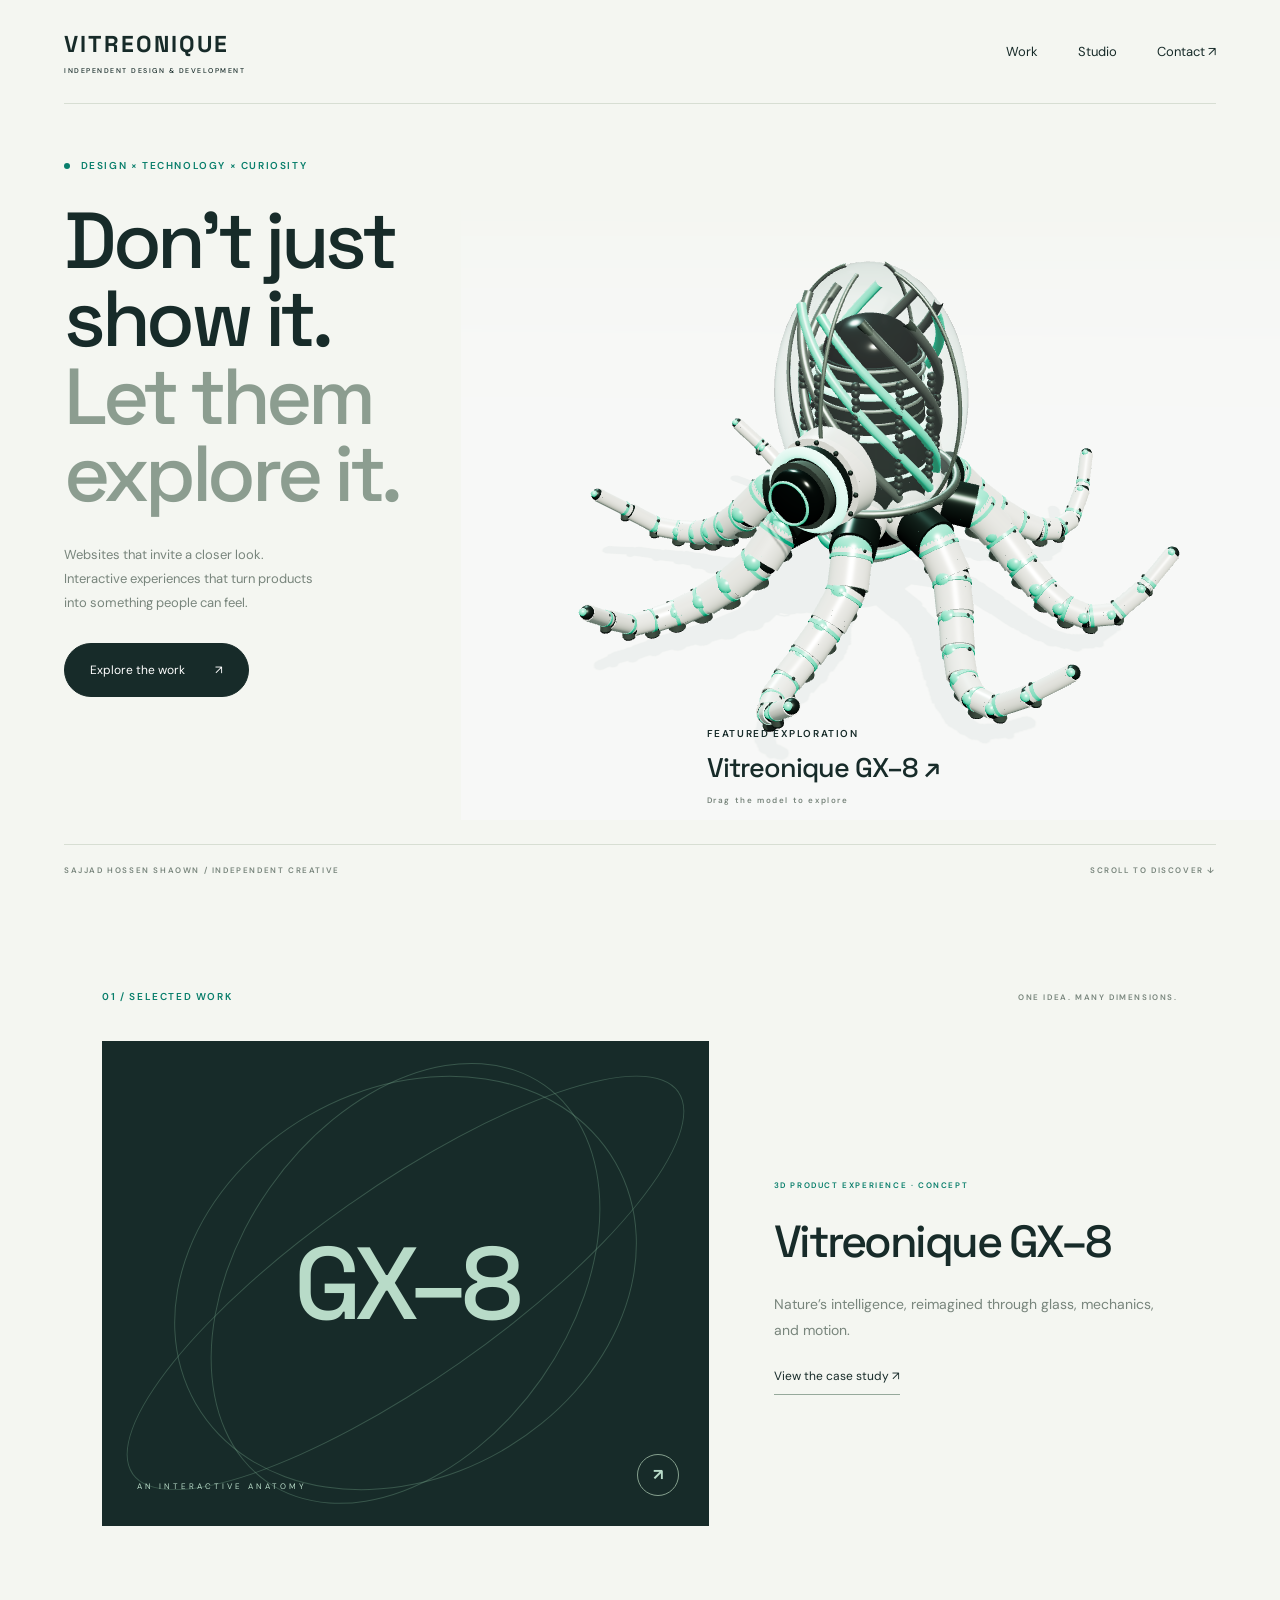
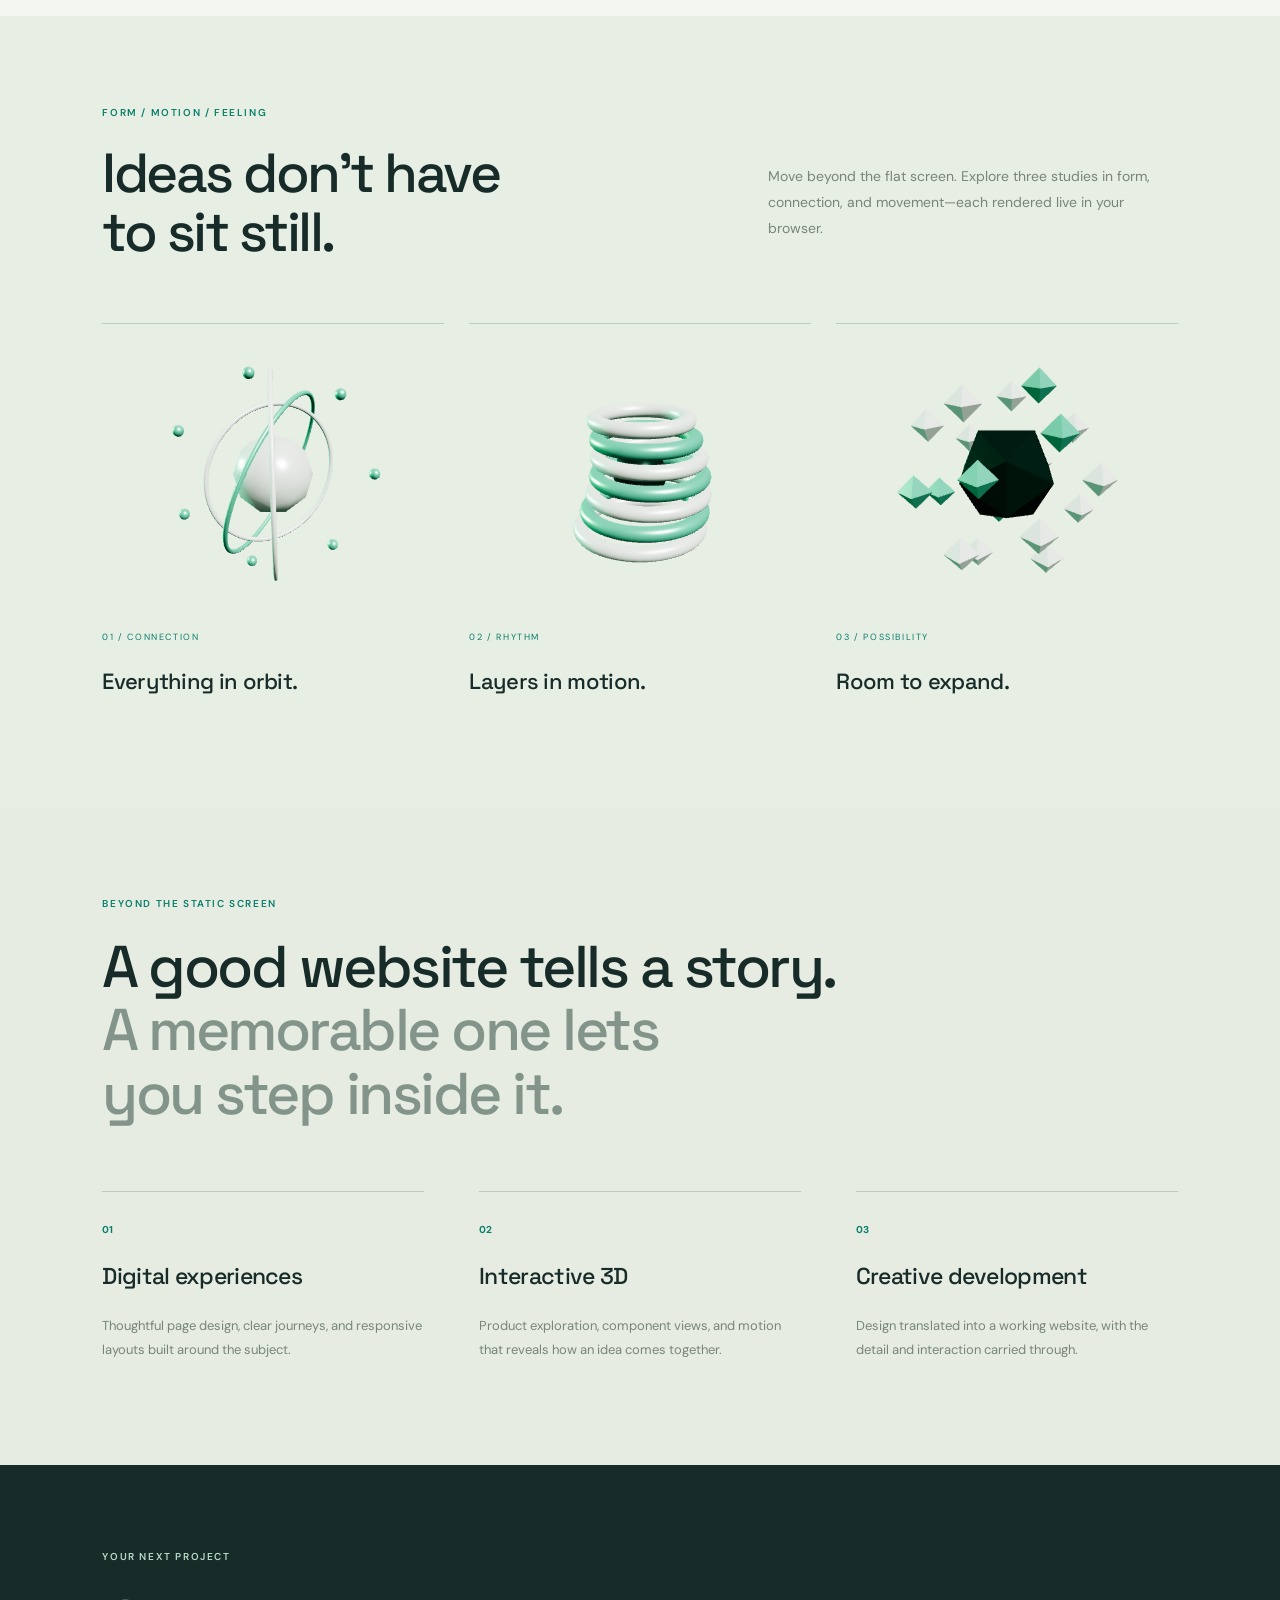
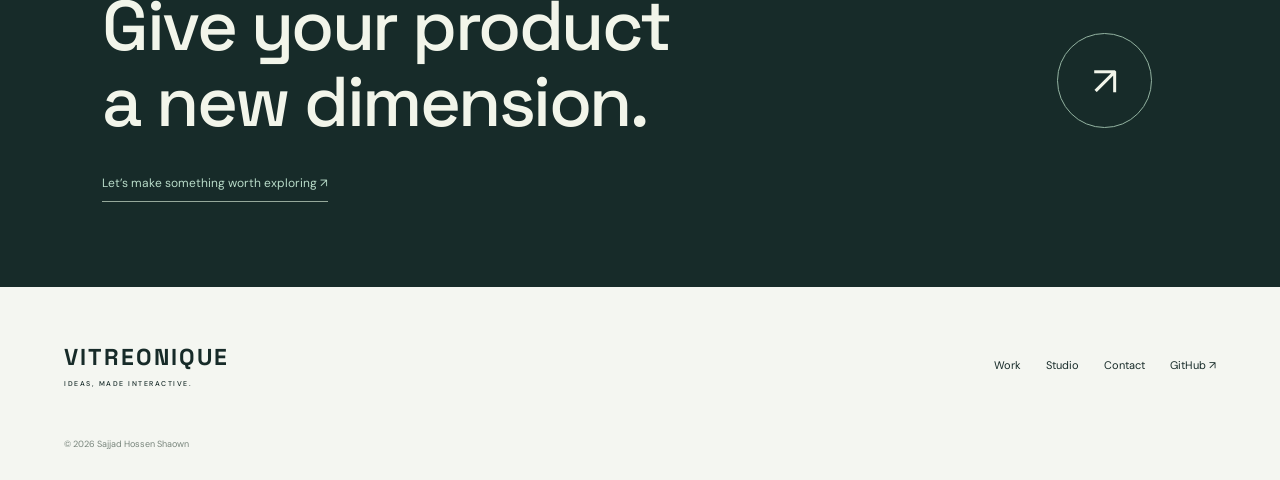
<file: site/index.html>
<!doctype html><html lang="en"><head><meta charset="utf-8"><meta name="viewport" content="width=device-width,initial-scale=1"><title>Interactive experiences & digital design — Sajjad Hossen Shaown</title><meta name="description" content="Independent design and development portfolio. Explore Vitreonique GX-8, an interactive 3D product concept, and the thinking behind it."><meta name="theme-color" content="#172b29"><link rel="stylesheet" href="portfolio.css"></head><body><header class="site-nav"><a class="wordmark" href="index.html">VITREONIQUE<span>INDEPENDENT DESIGN & DEVELOPMENT</span></a><nav aria-label="Main navigation"><a class="" href="work.html">Work</a><a class="" href="studio.html">Studio</a><a class="" href="contact.html">Contact <span>↗</span></a></nav></header><main><section class="home-hero"><div class="hero-copy"><div class="kicker"><i></i> DESIGN × TECHNOLOGY × CURIOSITY</div><h1>Don’t just<br>show it.<br><em>Let them<br>explore it.</em></h1><p>Websites that invite a closer look.<br>Interactive experiences that turn products<br>into something people can feel.</p><a href="work.html" class="button dark">Explore the work <span>↗</span></a></div><div class="hero-object"><iframe src="experience.html?embed" title="Live interactive 3D glass octopus" loading="eager"></iframe><div class="object-caption"><span>FEATURED EXPLORATION</span><a href="project.html">Vitreonique GX–8 ↗</a><small>Drag the model to explore</small></div></div><div class="hero-bottom"><span>SAJJAD HOSSEN SHAOWN / INDEPENDENT CREATIVE</span><a href="#selected">SCROLL TO DISCOVER ↓</a></div></section><section class="selected section" id="selected"><div class="section-top"><div class="kicker">01 / SELECTED WORK</div><span>ONE IDEA. MANY DIMENSIONS.</span></div><a class="project-feature" href="project.html"><div class="project-art"><div class="orbit o1"></div><div class="orbit o2"></div><div class="orbit o3"></div><span class="art-gx">GX–8</span><span class="art-small">AN INTERACTIVE ANATOMY</span><b class="project-arrow">↗</b></div><div class="project-summary"><span class="tag">3D PRODUCT EXPERIENCE · CONCEPT</span><h2>Vitreonique GX–8</h2><p>Nature’s intelligence, reimagined through glass, mechanics, and motion.</p><span class="text-link">View the case study ↗</span></div></a></section><section class="dimension-section section"><div class="dimension-copy"><div class="kicker">FORM / MOTION / FEELING</div><h2>Ideas don’t have<br>to sit still.</h2><p>Move beyond the flat screen. Explore three studies in form, connection, and movement—each rendered live in your browser.</p></div><div class="sculpture-grid"><article><div class="sculpture" data-sculpture="orbit" role="img" aria-label="Rotating orbital rings around a geometric core"></div><span>01 / CONNECTION</span><h3>Everything in orbit.</h3></article><article><div class="sculpture" data-sculpture="stack" role="img" aria-label="Animated stack of mint and pearl rings"></div><span>02 / RHYTHM</span><h3>Layers in motion.</h3></article><article><div class="sculpture" data-sculpture="burst" role="img" aria-label="Floating geometric pieces surrounding a dark core"></div><span>03 / POSSIBILITY</span><h3>Room to expand.</h3></article></div></section><section class="statement section"><div class="kicker">BEYOND THE STATIC SCREEN</div><h2>A good website tells a story.<br><span>A memorable one lets<br>you step inside it.</span></h2><div class="service-row"><article><b>01</b><h3>Digital experiences</h3><p>Thoughtful page design, clear journeys, and responsive layouts built around the subject.</p></article><article><b>02</b><h3>Interactive 3D</h3><p>Product exploration, component views, and motion that reveals how an idea comes together.</p></article><article><b>03</b><h3>Creative development</h3><p>Design translated into a working website, with the detail and interaction carried through.</p></article></div></section><section class="cta"><div class="kicker">YOUR NEXT PROJECT</div><h2>Give your product<br>a new dimension.</h2><a class="round-link" href="contact.html" aria-label="Start a project">↗</a><a href="contact.html" class="text-link">Let’s make something worth exploring ↗</a></section></main><footer><a class="wordmark" href="index.html">VITREONIQUE<span>IDEAS, MADE INTERACTIVE.</span></a><div><a href="work.html">Work</a><a href="studio.html">Studio</a><a href="contact.html">Contact</a><a href="https://github.com/shshaown" target="_blank" rel="noopener">GitHub ↗</a></div><small>© 2026 Sajjad Hossen Shaown</small></footer><script src="portfolio.js" defer></script><script type="module" src="sculptures.js"></script></body></html>
</file>
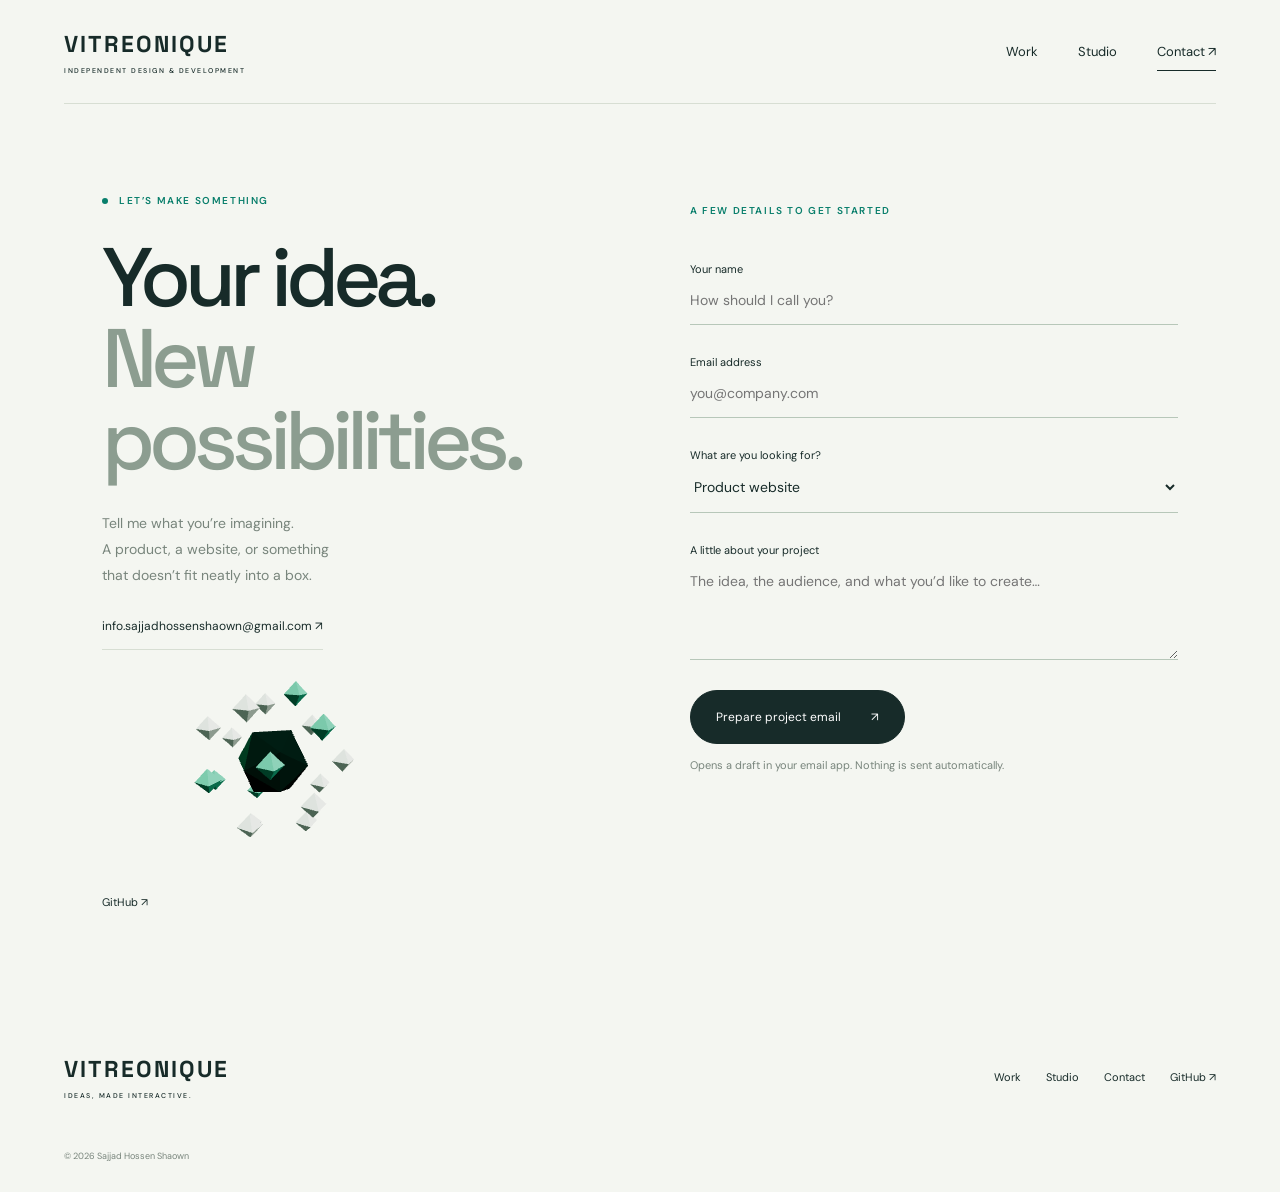
<file: site/contact.html>
<!doctype html><html lang="en"><head><meta charset="utf-8"><meta name="viewport" content="width=device-width,initial-scale=1"><title>Start a conversation — Sajjad Hossen Shaown</title><meta name="description" content="Independent design and development portfolio. Explore Vitreonique GX-8, an interactive 3D product concept, and the thinking behind it."><meta name="theme-color" content="#172b29"><link rel="stylesheet" href="portfolio.css"></head><body><header class="site-nav"><a class="wordmark" href="index.html">VITREONIQUE<span>INDEPENDENT DESIGN & DEVELOPMENT</span></a><nav aria-label="Main navigation"><a class="" href="work.html">Work</a><a class="" href="studio.html">Studio</a><a class="current" href="contact.html">Contact <span>↗</span></a></nav></header><main><section class="section contact-layout"><div><div class="kicker"><i></i> LET’S MAKE SOMETHING</div><h1>Your idea.<br><em>New<br>possibilities.</em></h1><p>Tell me what you’re imagining.<br>A product, a website, or something<br>that doesn’t fit neatly into a box.</p><a class="contact-email" href="mailto:info.sajjadhossenshaown@gmail.com">info.sajjadhossenshaown@gmail.com ↗</a><div class="sculpture contact-sculpture" data-sculpture="burst" role="img" aria-label="Animated geometric constellation"></div><div class="contact-social"><a href="https://github.com/shshaown" target="_blank" rel="noopener">GitHub ↗</a></div></div><form id="contact-form"><div class="kicker">A FEW DETAILS TO GET STARTED</div><label>Your name<input name="name" autocomplete="name" required placeholder="How should I call you?"></label><label>Email address<input type="email" name="email" autocomplete="email" required placeholder="you@company.com"></label><label>What are you looking for?<select name="type"><option>Product website</option><option>Interactive 3D</option><option>Creative development</option><option>Portfolio website</option><option>Something else</option></select></label><label>A little about your project<textarea name="message" rows="4" required placeholder="The idea, the audience, and what you’d like to create…"></textarea></label><button class="button dark" type="submit">Prepare project email <span>↗</span></button><p class="form-help">Opens a draft in your email app. Nothing is sent automatically.</p><p id="form-status" role="status"></p><button type="button" id="copy-brief" hidden>Copy brief instead</button></form></section></main><footer><a class="wordmark" href="index.html">VITREONIQUE<span>IDEAS, MADE INTERACTIVE.</span></a><div><a href="work.html">Work</a><a href="studio.html">Studio</a><a href="contact.html">Contact</a><a href="https://github.com/shshaown" target="_blank" rel="noopener">GitHub ↗</a></div><small>© 2026 Sajjad Hossen Shaown</small></footer><script src="portfolio.js" defer></script><script type="module" src="sculptures.js"></script></body></html>
</file>
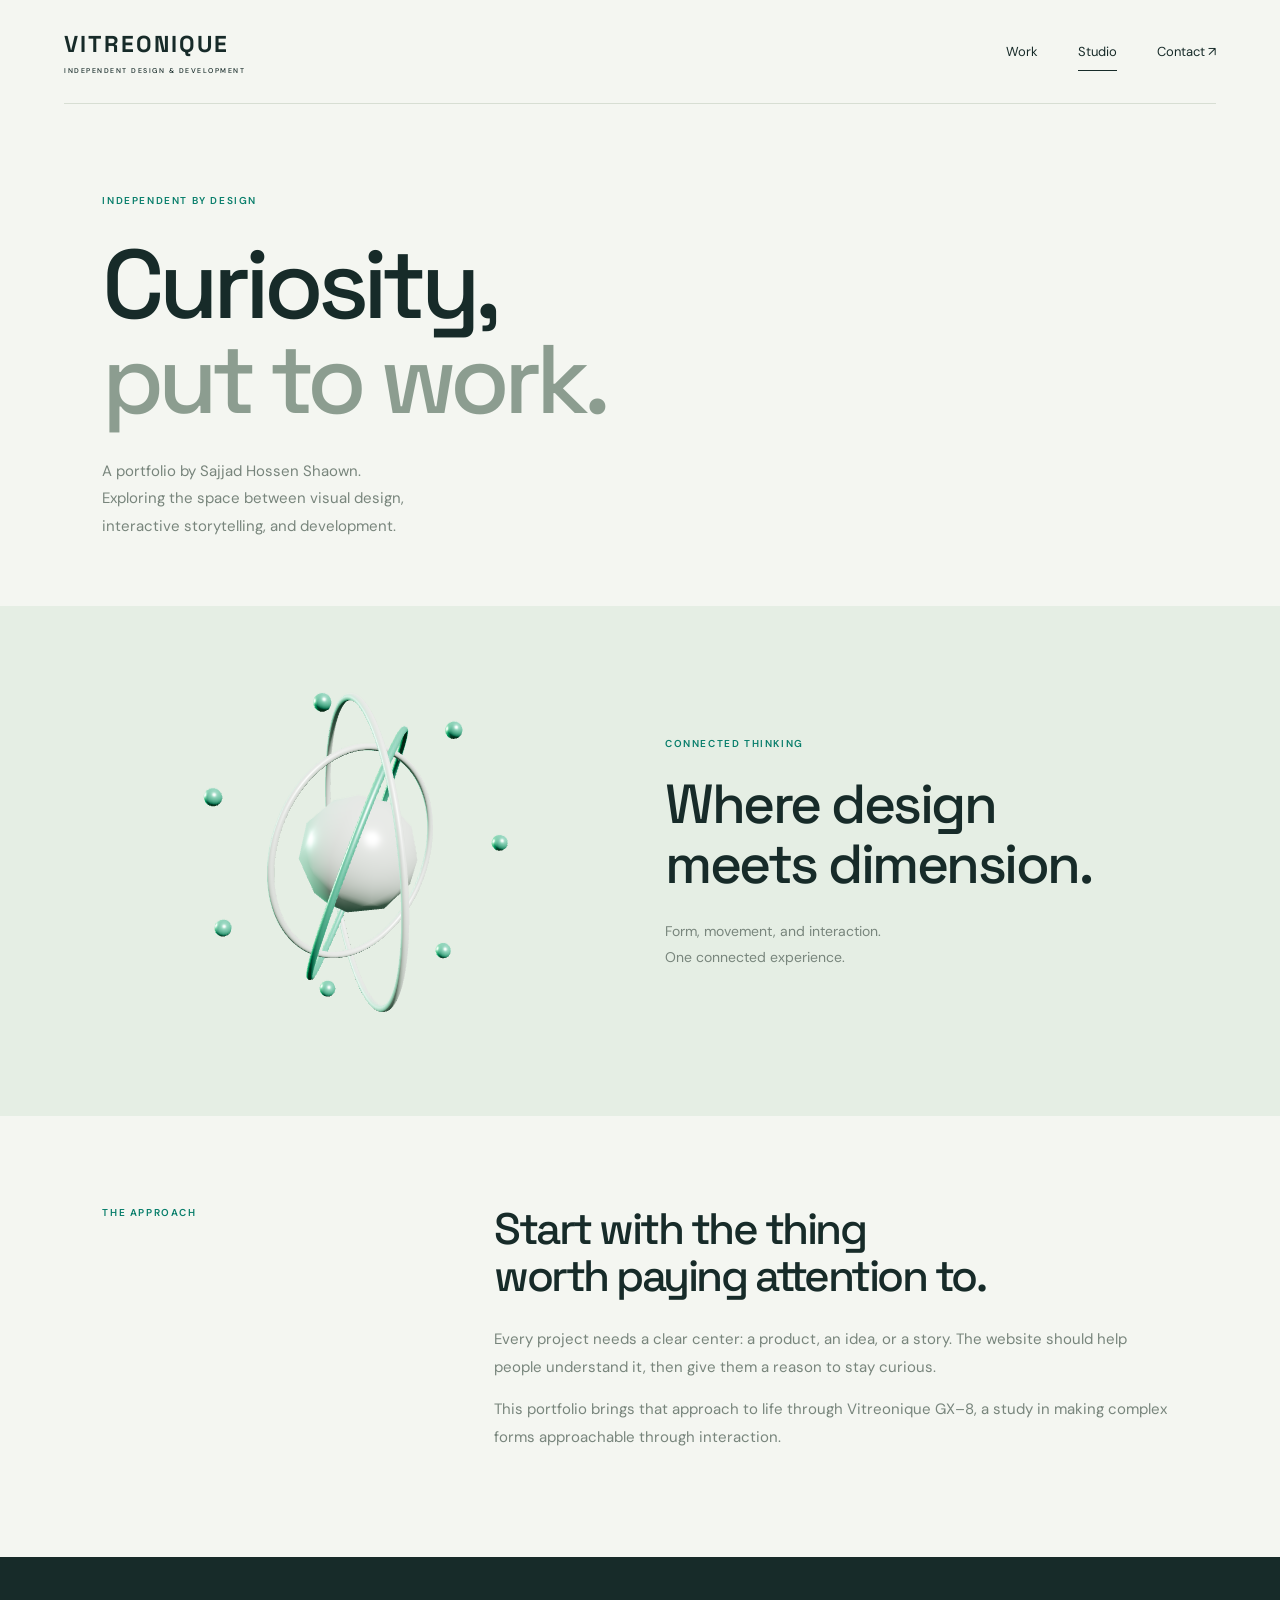
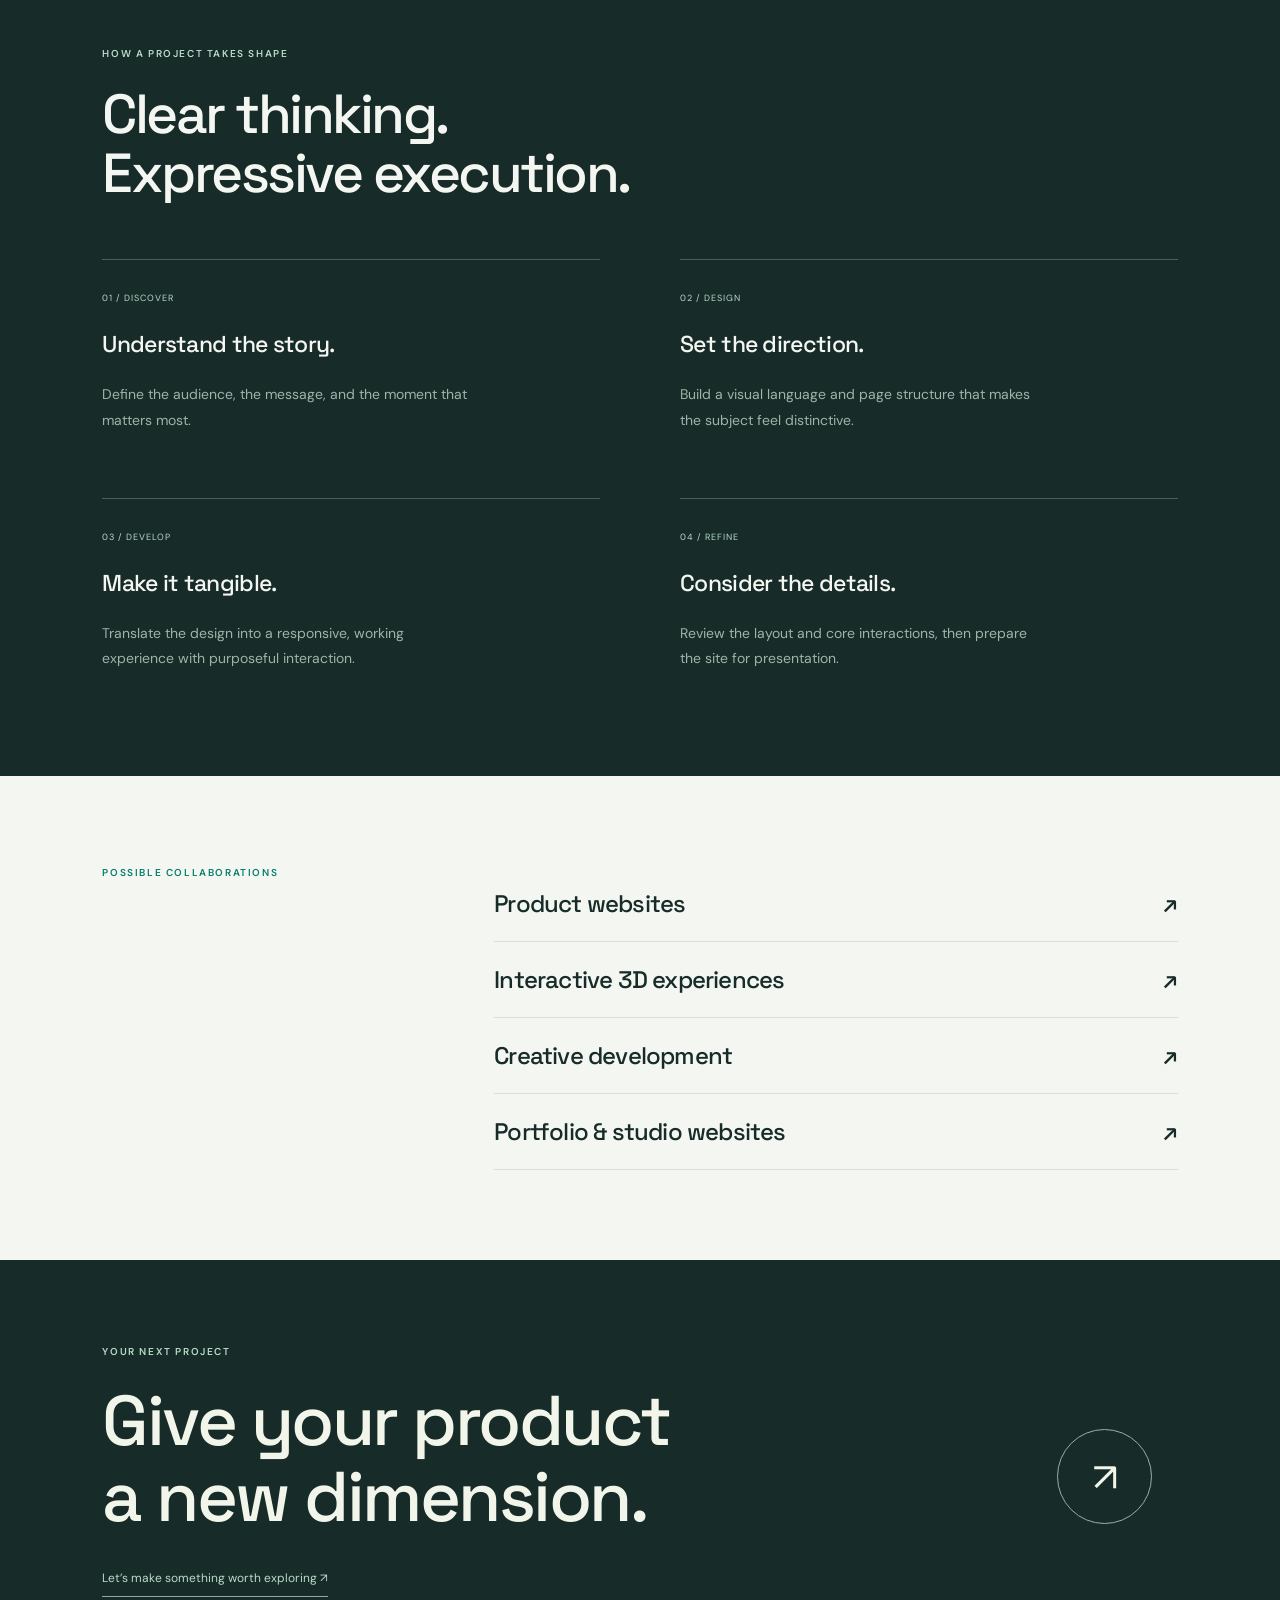
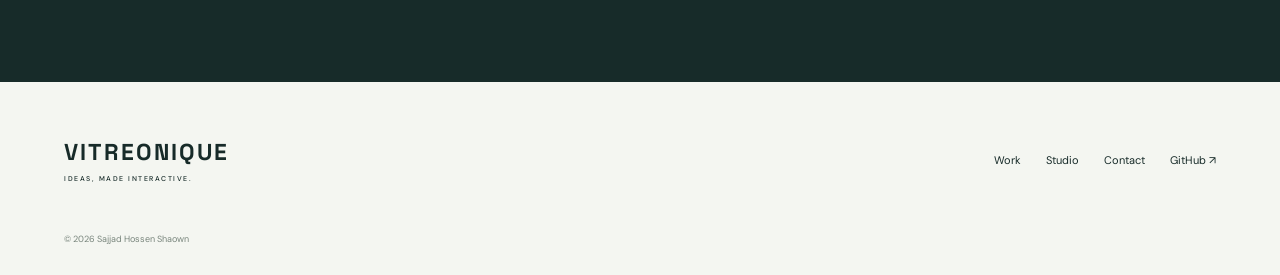
<file: site/studio.html>
<!doctype html><html lang="en"><head><meta charset="utf-8"><meta name="viewport" content="width=device-width,initial-scale=1"><title>Studio & approach — Sajjad Hossen Shaown</title><meta name="description" content="Independent design and development portfolio. Explore Vitreonique GX-8, an interactive 3D product concept, and the thinking behind it."><meta name="theme-color" content="#172b29"><link rel="stylesheet" href="portfolio.css"></head><body><header class="site-nav"><a class="wordmark" href="index.html">VITREONIQUE<span>INDEPENDENT DESIGN & DEVELOPMENT</span></a><nav aria-label="Main navigation"><a class="" href="work.html">Work</a><a class="current" href="studio.html">Studio</a><a class="" href="contact.html">Contact <span>↗</span></a></nav></header><main><section class="page-intro section"><div class="kicker">INDEPENDENT BY DESIGN</div><h1>Curiosity,<br><em>put to work.</em></h1><p>A portfolio by Sajjad Hossen Shaown.<br>Exploring the space between visual design,<br>interactive storytelling, and development.</p></section><section class="studio-sculpture-band"><div class="sculpture" data-sculpture="orbit" role="img" aria-label="Three dimensional orbital sculpture"></div><div><div class="kicker">CONNECTED THINKING</div><h2>Where design<br>meets dimension.</h2><p>Form, movement, and interaction.<br>One connected experience.</p></div></section><section class="section split"><div class="kicker">THE APPROACH</div><div><h2>Start with the thing<br>worth paying attention to.</h2><p>Every project needs a clear center: a product, an idea, or a story. The website should help people understand it, then give them a reason to stay curious.</p><p>This portfolio brings that approach to life through Vitreonique GX–8, a study in making complex forms approachable through interaction.</p></div></section><section class="dark-section section"><div class="kicker">HOW A PROJECT TAKES SHAPE</div><h2>Clear thinking.<br>Expressive execution.</h2><div class="feature-list"><article><span>01 / DISCOVER</span><h3>Understand the story.</h3><p>Define the audience, the message, and the moment that matters most.</p></article><article><span>02 / DESIGN</span><h3>Set the direction.</h3><p>Build a visual language and page structure that makes the subject feel distinctive.</p></article><article><span>03 / DEVELOP</span><h3>Make it tangible.</h3><p>Translate the design into a responsive, working experience with purposeful interaction.</p></article><article><span>04 / REFINE</span><h3>Consider the details.</h3><p>Review the layout and core interactions, then prepare the site for presentation.</p></article></div></section><section class="section split"><div class="kicker">POSSIBLE COLLABORATIONS</div><div class="big-links"><a href="contact.html?type=Product%20website">Product websites <span>↗</span></a><a href="contact.html?type=Interactive%203D">Interactive 3D experiences <span>↗</span></a><a href="contact.html?type=Creative%20development">Creative development <span>↗</span></a><a href="contact.html?type=Portfolio%20website">Portfolio & studio websites <span>↗</span></a></div></section><section class="cta"><div class="kicker">YOUR NEXT PROJECT</div><h2>Give your product<br>a new dimension.</h2><a class="round-link" href="contact.html" aria-label="Start a project">↗</a><a href="contact.html" class="text-link">Let’s make something worth exploring ↗</a></section></main><footer><a class="wordmark" href="index.html">VITREONIQUE<span>IDEAS, MADE INTERACTIVE.</span></a><div><a href="work.html">Work</a><a href="studio.html">Studio</a><a href="contact.html">Contact</a><a href="https://github.com/shshaown" target="_blank" rel="noopener">GitHub ↗</a></div><small>© 2026 Sajjad Hossen Shaown</small></footer><script src="portfolio.js" defer></script><script type="module" src="sculptures.js"></script></body></html>
</file>
<file: site/portfolio.css>
@import url('https://fonts.googleapis.com/css2?family=DM+Sans:wght@400;500;600;700&family=Space+Grotesk:wght@400;500;600;700&display=swap');
:root{--paper:#f4f6f1;--ink:#172b29;--muted:#78857c;--line:#d7ded3;--mint:#b8dbc8;--green:#087e6b}*{box-sizing:border-box}html{scroll-behavior:smooth}body{margin:0;background:var(--paper);color:var(--ink);font-family:'DM Sans',sans-serif}a{color:inherit;text-decoration:none}button,input,select,textarea{font:inherit}a:focus-visible,button:focus-visible,input:focus-visible,select:focus-visible,textarea:focus-visible{outline:3px solid #159b81;outline-offset:5px}button,a,input,select,textarea{-webkit-tap-highlight-color:transparent}p{font-size:16px;line-height:1.85;color:var(--muted)}h1,h2,h3{font-family:'Space Grotesk',sans-serif;font-weight:500}h1{font-size:clamp(60px,7.6vw,116px);line-height:.98;letter-spacing:-6px;margin:30px 0}h1 em{font-style:normal;color:#8c9d90}h2{font-size:clamp(34px,4.3vw,64px);line-height:1.08;letter-spacing:-2.5px;margin:25px 0}h3{font-size:23px;letter-spacing:-.7px}.site-nav{height:104px;margin:0 5%;border-bottom:1px solid var(--line);display:flex;align-items:center;justify-content:space-between}.wordmark{font:700 27px 'Space Grotesk',sans-serif;letter-spacing:4px}.wordmark span{display:block;font:500 7px 'DM Sans',sans-serif;letter-spacing:1.5px;margin-top:7px}.site-nav nav{display:flex;gap:40px;font-size:13px}.site-nav nav a{padding:10px 0}.site-nav nav .current{border-bottom:1px solid var(--ink)}.site-nav nav a:hover{color:var(--green)}.kicker,.tag,.section-top>span,.hero-bottom,.object-caption>span,.object-caption>small{font-size:10px;font-weight:600;letter-spacing:1.6px}.kicker{color:var(--green)}.kicker i{display:inline-block;width:6px;height:6px;border-radius:50%;background:var(--green);margin-right:7px}.home-hero{min-height:760px;height:calc(100svh - 104px);position:relative;display:grid;grid-template-columns:43% 57%;padding:55px 5% 90px}.hero-copy{position:relative;z-index:2;pointer-events:none}.hero-copy a{pointer-events:auto}.hero-copy h1{font-size:clamp(58px,6.2vw,94px);letter-spacing:-4.5px}.hero-copy p{font-size:13px}.button{display:inline-flex;padding:18px 25px;border:1px solid var(--line);border-radius:40px;gap:30px;align-items:center;font-size:12px;cursor:pointer;transition:background .2s,transform .2s}.button:hover{transform:translateY(-3px)}.dark{background:var(--ink);color:white;border-color:var(--ink)}.dark:hover{background:#2f4e42}.hero-copy .button{margin-top:15px}.hero-object{position:absolute;top:0;bottom:80px;left:36%;right:0;overflow:hidden}.hero-object iframe{width:100%;height:100%;border:0}.object-caption{position:absolute;bottom:15px;left:30%;display:flex;flex-direction:column;gap:10px}.object-caption>a{font:500 27px 'Space Grotesk',sans-serif;letter-spacing:-1px}.object-caption>small{font-size:8px;color:var(--muted)}.hero-bottom{position:absolute;bottom:25px;left:5%;right:5%;border-top:1px solid var(--line);padding-top:20px;display:flex;justify-content:space-between;font-size:8px;color:var(--muted)}.section{padding:90px 8%}.section-top{display:flex;justify-content:space-between;align-items:center;margin-bottom:38px}.section-top>span{font-size:8px;color:var(--muted)}.project-feature{display:grid;grid-template-columns:1.5fr 1fr;gap:65px;align-items:center}.project-art{position:relative;background:var(--ink);aspect-ratio:1.25;overflow:hidden;display:flex;align-items:center;justify-content:center;color:var(--mint)}.art-gx{font:500 clamp(70px,8vw,125px) 'Space Grotesk',sans-serif;letter-spacing:-8px;z-index:1}.art-small{position:absolute;bottom:35px;left:35px;font-size:8px;letter-spacing:3px}.orbit{position:absolute;border:1px solid #7cad9155;width:80%;height:80%;border-radius:50%;transform:rotate(-30deg)}.o2{width:55%;height:100%;transform:rotate(35deg)}.o3{width:110%;height:40%;transform:rotate(-35deg)}.project-arrow{position:absolute;right:30px;bottom:30px;border:1px solid #85a08e;border-radius:50%;width:42px;height:42px;display:grid;place-items:center}.project-feature:hover .project-arrow{background:var(--mint);color:var(--ink)}.tag{font-size:8px;color:var(--green)}.project-summary h2{font-size:45px}.project-summary p{font-size:14px}.text-link{display:inline-block;border-bottom:1px solid #96a99b;padding:10px 0;font-size:12px}.statement{background:#e6ece2}.statement h2{font-size:clamp(35px,4.6vw,70px)}.statement h2 span{color:#83958a}.service-row{display:grid;grid-template-columns:repeat(3,1fr);gap:55px;margin-top:65px}.service-row article{border-top:1px solid #bacabd;padding-top:25px}.service-row b{font-size:10px;color:var(--green)}.service-row p{font-size:13px}.cta{background:var(--ink);color:#f2f5ea;padding:85px 8%;position:relative}.cta .kicker{color:var(--mint)}.cta h2{font-size:clamp(40px,5.5vw,80px);max-width:75%}.cta .text-link{color:var(--mint)}.round-link{position:absolute;right:10%;top:40%;border:1px solid #93b3a1;border-radius:50%;height:95px;width:95px;font-size:40px;display:grid;place-items:center}.round-link:hover{background:var(--mint);color:var(--ink)}footer{padding:55px 5% 30px;display:flex;align-items:center;justify-content:space-between;gap:25px;flex-wrap:wrap}footer>div{display:flex;gap:25px;font-size:11px}footer small{flex-basis:100%;font-size:9px;color:var(--muted);margin-top:25px}.page-intro{padding-bottom:50px}.page-intro p{font-size:15px}.work-grid{display:grid;grid-template-columns:1.7fr 1fr;gap:80px;padding-top:35px}.work-preview{position:relative;aspect-ratio:1.2;background:#e6ece2;overflow:hidden}.work-preview iframe{width:100%;height:100%;border:0;pointer-events:none}.preview-link{position:absolute;bottom:25px;left:25px;font-size:9px;letter-spacing:1px;background:var(--ink);color:white;border-radius:25px;padding:13px 20px}.work-title{display:flex;justify-content:space-between;align-items:center}.work-title h2{font-size:31px;letter-spacing:-1px;margin-bottom:5px}.work-title span{font-size:9px}.work-card>p{font-size:13px}.tags{display:flex;flex-wrap:wrap;gap:5px}.tags span{font-size:9px;padding:7px 10px;border:1px solid var(--line);border-radius:20px}.work-note{padding-top:65px}.work-note h2{font-size:38px}.work-note p{font-size:14px}.case-intro{padding-bottom:55px}.backlink{display:inline-block}.case-title{display:flex;justify-content:space-between;align-items:end}.case-title h1{margin-bottom:0}.case-title>div{padding-bottom:10px}.case-title p{font-size:18px}.case-stage{height:600px;position:relative;border-top:1px solid var(--line);border-bottom:1px solid var(--line)}.case-stage iframe{width:100%;height:100%;border:0}.case-stage>span{position:absolute;bottom:20px;left:8%;font-size:9px;letter-spacing:1px;pointer-events:none}.project-meta{display:grid;grid-template-columns:repeat(4,1fr);gap:20px;padding-top:35px;padding-bottom:35px;border-bottom:1px solid var(--line)}.project-meta span{display:block;font-size:8px;letter-spacing:1px;color:var(--muted);margin-bottom:10px}.project-meta b{font-size:12px;font-weight:500}.split{display:grid;grid-template-columns:1fr 2fr;gap:50px}.split h2{margin-top:0;font-size:44px}.split p{font-size:15px}.note{border-left:2px solid #b3cfbd;padding-left:20px;font-size:12px!important}.dark-section{background:var(--ink);color:var(--paper)}.dark-section .kicker{color:var(--mint)}.feature-list{display:grid;grid-template-columns:repeat(2,1fr);gap:50px 80px;margin-top:55px}.feature-list article{border-top:1px solid #496055;padding-top:25px}.feature-list span{font-size:9px;letter-spacing:1px;color:var(--mint)}.feature-list p{color:#9fb4a7;font-size:14px;max-width:370px}.process article{margin-bottom:35px;padding-bottom:25px;border-bottom:1px solid var(--line)}.process span{font-size:9px;letter-spacing:1px;color:var(--green)}.process h3{margin:12px 0}.process p{font-size:14px}.final-project{background:#e6ece2}.big-links a{display:flex;justify-content:space-between;align-items:center;padding:22px 0;border-bottom:1px solid var(--line);font:500 24px 'Space Grotesk',sans-serif;letter-spacing:-.8px}.contact-layout{display:grid;grid-template-columns:1fr 1fr;gap:100px}.contact-layout h1{font-size:83px}.contact-layout p{font-size:14px}.contact-email{display:inline-block;font-size:12px;border-bottom:1px solid var(--line);padding:15px 0;overflow-wrap:anywhere}.contact-social{display:flex;gap:25px;font-size:11px;margin-top:25px}form{padding-top:10px}label{display:block;font-size:11px;margin-top:30px}input,select,textarea{display:block;width:100%;border:0;border-bottom:1px solid #b7c7b9;border-radius:0;background:transparent;color:var(--ink);padding:15px 0;font-size:14px;outline-offset:4px}textarea{resize:vertical}form .button{margin-top:30px}form .form-help{font-size:11px;color:var(--muted)}#form-status{font-size:12px;color:var(--green)}#copy-brief{padding:12px 20px;border:1px solid var(--line);border-radius:20px;cursor:pointer;background:white}.contact-layout form .kicker{margin-bottom:45px}@media(min-width:1600px){main{max-width:1800px;margin:auto}}@media(max-width:900px){.section{padding:65px 6%}.home-hero{min-height:710px}.hero-copy h1{font-size:68px}.hero-object{left:30%}.project-feature{gap:35px}.project-summary h2{font-size:34px}.service-row{gap:30px}.work-grid{gap:35px}.contact-layout{gap:40px}.contact-layout h1{font-size:65px}.split{gap:30px}.split h2{font-size:35px}}@media(max-width:600px){.site-nav{height:85px}.wordmark{font-size:21px}.wordmark span{font-size:5px}.site-nav nav{gap:17px;font-size:11px}.home-hero{height:auto;min-height:1100px;display:block;padding-top:35px}.hero-copy h1{font-size:68px}.hero-copy p{font-size:13px}.hero-object{top:450px;bottom:90px;left:0;right:0}.object-caption{left:8%;bottom:5px}.hero-bottom{font-size:6px;gap:15px;line-height:1.6}.hero-bottom>span{max-width:170px}.section{padding:55px 6%}.section-top>span{display:none}.project-feature,.service-row,.work-grid,.split,.contact-layout{grid-template-columns:1fr;gap:30px}.project-summary h2{font-size:36px}.project-summary{padding-bottom:10px}.statement h2{font-size:35px;letter-spacing:-1.5px}.service-row{margin-top:40px;gap:20px}.cta{padding:55px 6%}.cta h2{font-size:40px;letter-spacing:-1.5px}.round-link{width:52px;height:52px;font-size:26px;right:6%;top:43%}.cta .text-link{font-size:10px}footer{padding-top:35px}footer>div{gap:15px;font-size:10px}h1{font-size:65px;letter-spacing:-3.5px}.page-intro p{font-size:13px}.work-grid{padding-top:0}.work-note{padding-top:10px}.case-title{display:block}.case-title>div{margin-top:30px}.case-title p{font-size:16px}.case-stage{height:450px}.project-meta{grid-template-columns:1fr 1fr;gap:25px}.split h2{font-size:34px;letter-spacing:-1.5px}.split p{font-size:14px}.feature-list{grid-template-columns:1fr;gap:25px}.feature-list h3{margin:15px 0}.feature-list p{max-width:none}.big-links a{font-size:21px}.contact-layout h1{font-size:70px}.contact-layout form{padding-top:35px}.contact-layout form .kicker{margin-bottom:20px}.project-art{aspect-ratio:1.3}.art-gx{font-size:90px}footer small{margin-top:5px}}
@media(prefers-reduced-motion:reduce){html{scroll-behavior:auto}*{transition:none!important}}

.wordmark{font-size:23px;letter-spacing:2px}@media(max-width:600px){.wordmark{font-size:17px;letter-spacing:1px}.wordmark span{font-size:5px;letter-spacing:.7px}}
@media(max-width:600px){.contact-layout h1{font-size:60px}.contact-layout>*{min-width:0}.contact-email{max-width:100%}}
.dimension-section{background:#e7eee4}.dimension-copy{display:flex;flex-wrap:wrap;gap:0 70px;align-items:center}.dimension-copy>.kicker{width:100%}.dimension-copy h2{flex:1}.dimension-copy p{flex:1;max-width:410px;font-size:14px}.sculpture-grid{display:grid;grid-template-columns:repeat(3,1fr);gap:25px;margin-top:35px}.sculpture-grid article{border-top:1px solid #bbcdbd}.sculpture{height:300px;position:relative;overflow:hidden}.sculpture canvas{width:100%;height:100%;display:block}.sculpture-grid span{font-size:9px;color:var(--green);letter-spacing:1.6px}.sculpture-grid h3{font-size:22px}.studio-sculpture-band{background:#e5eee4;display:grid;grid-template-columns:1fr 1fr;align-items:center;padding:30px 8%;gap:50px}.studio-sculpture-band .sculpture{height:450px}.studio-sculpture-band p{font-size:14px}.contact-sculpture{height:210px;max-width:340px;margin-top:10px}.reveal{opacity:0;transform:translateY(25px);transition:opacity .8s var(--delay,0ms),transform .8s var(--delay,0ms)}.reveal.revealed{opacity:1;transform:translateY(0)}.project-art .orbit{animation:orbit-drift 18s linear infinite}.project-art .o2{animation-duration:25s;animation-direction:reverse}.project-art .o3{animation-duration:32s}.project-arrow,.round-link{transition:transform .3s,background .3s}.project-feature:hover .project-arrow,.round-link:hover{transform:rotate(45deg)}.hero-copy{animation:enter-page .9s ease-out}.work-preview iframe{transition:transform .7s}.work-card:hover iframe{transform:scale(1.04)}.no-webgl:after{content:'◈';font-size:130px;color:var(--green);display:grid;place-items:center;height:100%}@keyframes orbit-drift{to{transform:rotate(330deg)}}@keyframes enter-page{from{opacity:0;transform:translateY(18px)}to{opacity:1;transform:translateY(0)}}@media(max-width:600px){.dimension-copy{display:block}.sculpture-grid{grid-template-columns:1fr}.sculpture{height:280px}.studio-sculpture-band{grid-template-columns:1fr;gap:0;padding:25px 6% 45px}.studio-sculpture-band .sculpture{height:300px}.studio-sculpture-band h2{font-size:36px}.contact-sculpture{height:180px}}@media(prefers-reduced-motion:reduce){*{animation:none!important}.reveal{opacity:1;transform:none}}
</file>
